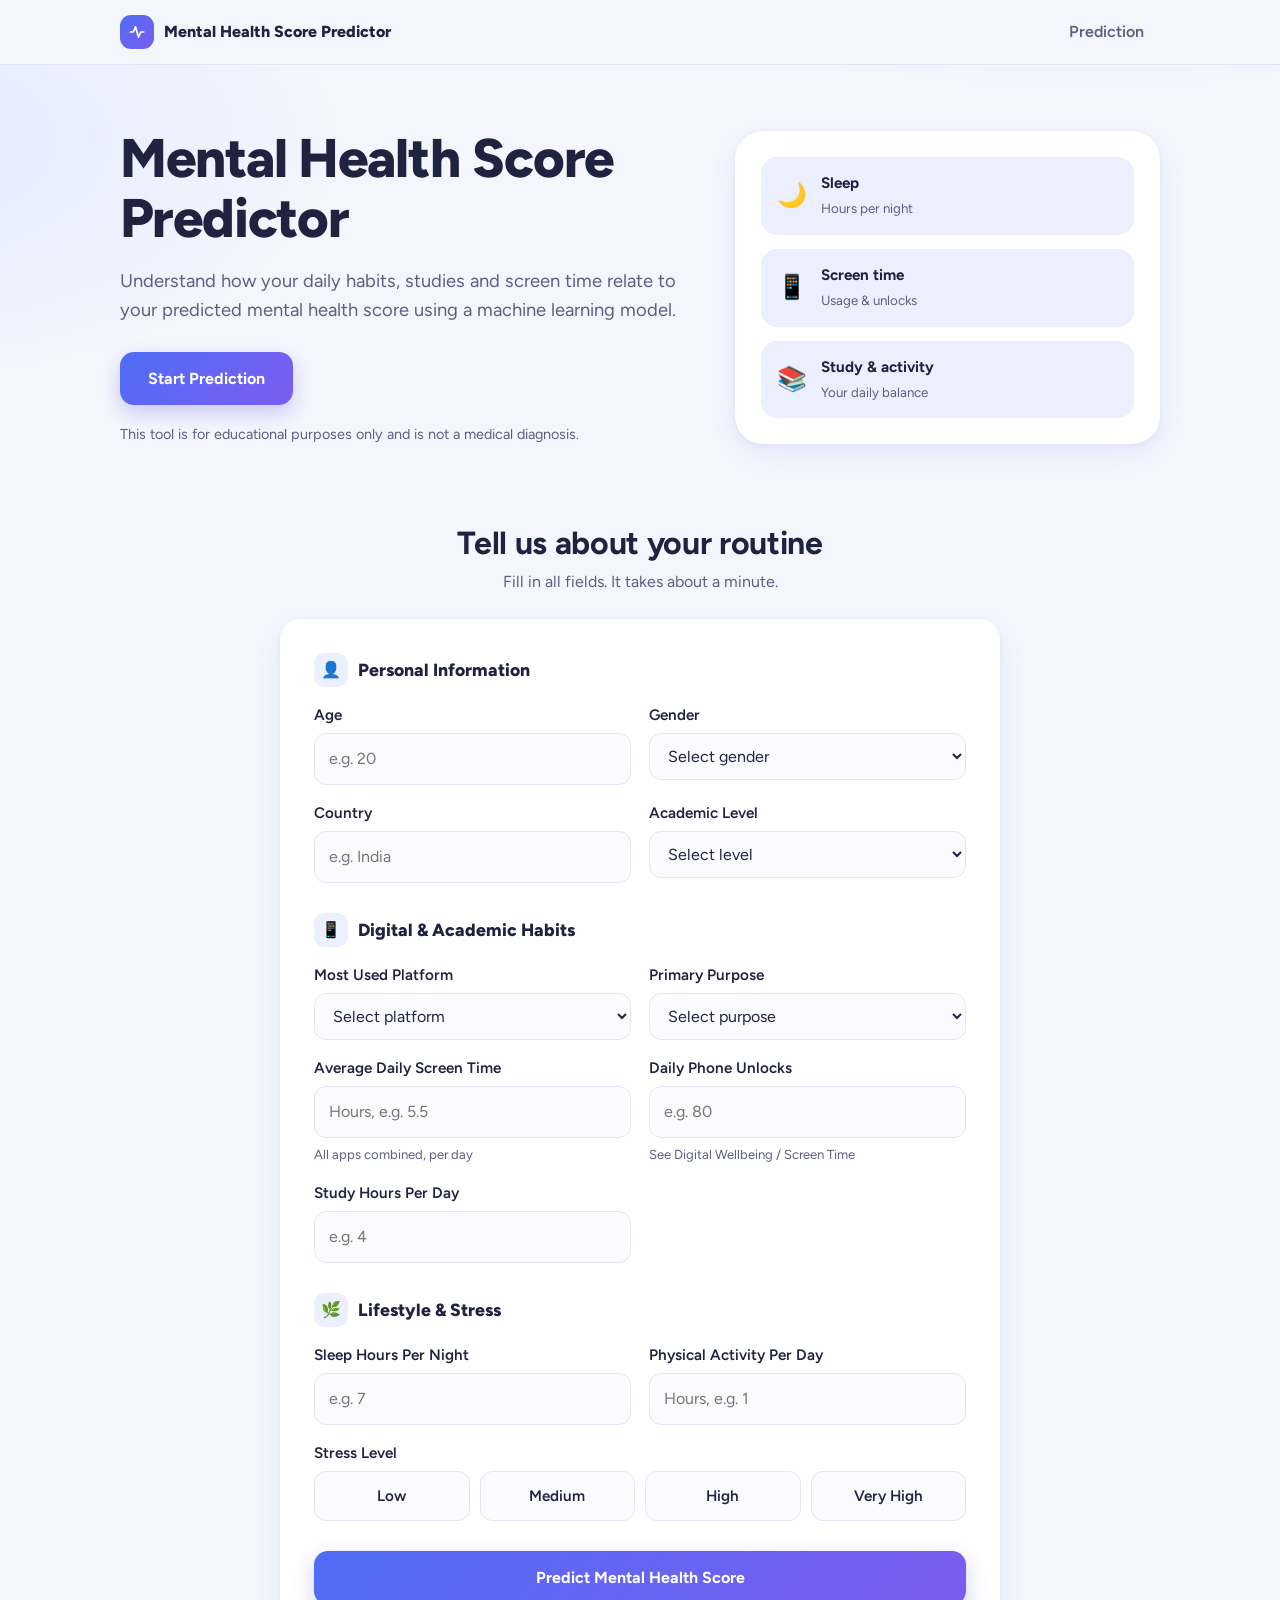
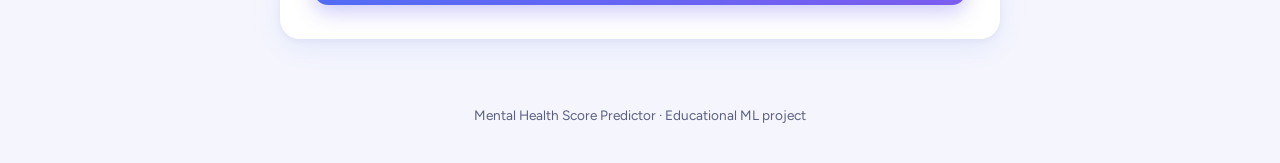
<file: index.html>
<!DOCTYPE html>
<html lang="en">
<head>
  <meta charset="UTF-8">
  <meta name="viewport" content="width=device-width, initial-scale=1">
  <title>Mental Health Score Predictor</title>
  <link rel="preconnect" href="https://fonts.googleapis.com">
  <link href="https://fonts.googleapis.com/css2?family=Figtree:wght@400;500;600;700;800&display=swap" rel="stylesheet">
  <link rel="stylesheet" href="style.css">
</head>
<body>

  <header class="navbar">
    <div class="container nav-inner">
      <a class="brand" href="#top">
        <span class="logo" aria-hidden="true">
          <svg width="18" height="18" viewBox="0 0 24 24" fill="none" stroke="currentColor" stroke-width="2.2" stroke-linecap="round" stroke-linejoin="round"><path d="M3 12h4l3-7 4 14 3-7h4"/></svg>
        </span>
        <span class="brand-name">Mental Health Score Predictor</span>
      </a>
      <a class="nav-link" href="#predict">Prediction</a>
    </div>
  </header>

  <main id="top">

    <!-- HERO -->
    <section class="hero">
      <div class="container hero-inner">
        <div class="hero-text">
          <h1>Mental Health Score Predictor</h1>
          <p class="hero-sub">Understand how your daily habits, studies and screen time relate to your predicted mental health score using a machine learning model.</p>
          <a href="#predict" class="btn btn-primary" id="startBtn">Start Prediction</a>
          <p class="note">This tool is for educational purposes only and is not a medical diagnosis.</p>
        </div>
        <div class="hero-card" aria-hidden="true">
          <div class="mini"><span>🌙</span><div><b>Sleep</b><small>Hours per night</small></div></div>
          <div class="mini"><span>📱</span><div><b>Screen time</b><small>Usage &amp; unlocks</small></div></div>
          <div class="mini"><span>📚</span><div><b>Study &amp; activity</b><small>Your daily balance</small></div></div>
        </div>
      </div>
    </section>

    <!-- FORM -->
    <section class="section" id="predict">
      <div class="container narrow">
        <div class="section-head">
          <h2>Tell us about your routine</h2>
          <p>Fill in all fields. It takes about a minute.</p>
        </div>

        <form id="predictForm" class="card form-card" novalidate>
          <div id="formError" class="alert" role="alert" hidden></div>

          <fieldset>
            <legend><span class="legend-ico">👤</span>Personal Information</legend>
            <div class="grid">
              <div class="field">
                <label for="age">Age</label>
                <input type="number" id="age" name="age" placeholder="e.g. 20" min="13" max="60" step="1" inputmode="numeric">
                <span class="error-msg"></span>
              </div>
              <div class="field">
                <label for="gender">Gender</label>
                <select id="gender" name="gender">
                  <option value="">Select gender</option>
                  <option value="Female">Female</option>
                  <option value="Male">Male</option>
                  <option value="Other">Other</option>
                </select>
                <span class="error-msg"></span>
              </div>
              <div class="field">
                <label for="country">Country</label>
                <input type="text" id="country" name="country" list="countryList" placeholder="e.g. India" autocomplete="country-name">
                <datalist id="countryList">
                  <option value="India"><option value="USA"><option value="UK"><option value="Canada">
                  <option value="Australia"><option value="Germany"><option value="Pakistan"><option value="Bangladesh"><option value="Nepal">
                </datalist>
                <span class="error-msg"></span>
              </div>
              <div class="field">
                <label for="academic_level">Academic Level</label>
                <select id="academic_level" name="academic_level">
                  <option value="">Select level</option>
                  <option value="High School">High School</option>
                  <option value="Undergraduate">Undergraduate</option>
                  <option value="Graduate">Graduate</option>
                </select>
                <span class="error-msg"></span>
              </div>
            </div>
          </fieldset>

          <fieldset>
            <legend><span class="legend-ico">📱</span>Digital &amp; Academic Habits</legend>
            <div class="grid">
              <div class="field">
                <label for="most_used_platform">Most Used Platform</label>
                <select id="most_used_platform" name="most_used_platform">
                  <option value="">Select platform</option>
                  <option value="Instagram">Instagram</option>
                  <option value="YouTube">YouTube</option>
                  <option value="WhatsApp">WhatsApp</option>
                  <option value="Snapchat">Snapchat</option>
                  <option value="Facebook">Facebook</option>
                  <option value="Twitter">Twitter</option>
                  <option value="TikTok">TikTok</option>
                  <option value="LinkedIn">LinkedIn</option>
                  <option value="Other">Other</option>
                </select>
                <span class="error-msg"></span>
              </div>
              <div class="field">
                <label for="purpose_of_use">Primary Purpose</label>
                <select id="purpose_of_use" name="purpose_of_use">
                  <option value="">Select purpose</option>
                  <option value="Entertainment">Entertainment</option>
                  <option value="Social connection">Social connection</option>
                  <option value="Study / Learning">Study / Learning</option>
                  <option value="Messaging">Messaging</option>
                  <option value="News / Browsing">News / Browsing</option>
                  <option value="Other">Other</option>
                </select>
                <span class="error-msg"></span>
              </div>
              <div class="field">
                <label for="avg_daily_usage_hours">Average Daily Screen Time</label>
                <input type="number" id="avg_daily_usage_hours" name="avg_daily_usage_hours" placeholder="Hours, e.g. 5.5" min="0" max="24" step="0.1" inputmode="decimal">
                <span class="hint">All apps combined, per day</span>
                <span class="error-msg"></span>
              </div>
              <div class="field">
                <label for="daily_unlocks">Daily Phone Unlocks</label>
                <input type="number" id="daily_unlocks" name="daily_unlocks" placeholder="e.g. 80" min="0" max="500" step="1" inputmode="numeric">
                <span class="hint">See Digital Wellbeing / Screen Time</span>
                <span class="error-msg"></span>
              </div>
              <div class="field">
                <label for="study_hours">Study Hours Per Day</label>
                <input type="number" id="study_hours" name="study_hours" placeholder="e.g. 4" min="0" max="24" step="0.5" inputmode="decimal">
                <span class="error-msg"></span>
              </div>
            </div>
          </fieldset>

          <fieldset>
            <legend><span class="legend-ico">🌿</span>Lifestyle &amp; Stress</legend>
            <div class="grid">
              <div class="field">
                <label for="sleep_hours_per_night">Sleep Hours Per Night</label>
                <input type="number" id="sleep_hours_per_night" name="sleep_hours_per_night" placeholder="e.g. 7" min="0" max="24" step="0.5" inputmode="decimal">
                <span class="error-msg"></span>
              </div>
              <div class="field">
                <label for="physical_activity_hours">Physical Activity Per Day</label>
                <input type="number" id="physical_activity_hours" name="physical_activity_hours" placeholder="Hours, e.g. 1" min="0" max="24" step="0.25" inputmode="decimal">
                <span class="error-msg"></span>
              </div>
              <div class="field full" id="stressField">
                <span class="label" id="stressLabel">Stress Level</span>
                <div class="stress-group" role="radiogroup" aria-labelledby="stressLabel">
                  <input type="radio" id="stress1" name="stress_level" value="Low"><label for="stress1">Low</label>
                  <input type="radio" id="stress2" name="stress_level" value="Medium"><label for="stress2">Medium</label>
                  <input type="radio" id="stress3" name="stress_level" value="High"><label for="stress3">High</label>
                  <input type="radio" id="stress4" name="stress_level" value="Very High"><label for="stress4">Very High</label>
                </div>
                <span class="error-msg"></span>
              </div>
            </div>
          </fieldset>

          <button type="submit" class="btn btn-primary btn-block" id="submitBtn">
            <span class="spinner" aria-hidden="true"></span>
            <span class="btn-text">Predict Mental Health Score</span>
          </button>
        </form>
      </div>
    </section>

    <!-- RESULT (hidden until a prediction is received) -->
    <section class="section" id="resultSection" hidden>
      <div class="container narrow">
        <div class="card result-card">
          <h2 class="result-title">Your Predicted Mental Health Score</h2>

          <div class="gauge" role="img" aria-label="Score gauge">
            <svg viewBox="0 0 220 220">
              <defs>
                <linearGradient id="gaugeGrad" x1="0" y1="0" x2="1" y2="1">
                  <stop offset="0" stop-color="#4f6df5"/>
                  <stop offset="1" stop-color="#7c5cf0"/>
                </linearGradient>
              </defs>
              <circle class="gauge-track" cx="110" cy="110" r="95"/>
              <circle class="gauge-bar" id="gaugeBar" cx="110" cy="110" r="95"/>
            </svg>
            <div class="gauge-center">
              <strong id="scoreValue">–</strong>
              <span id="scoreMax">out of 10</span>
            </div>
          </div>

          <span class="badge" id="scoreBand"></span>
          <p class="interp" id="scoreText"></p>

          <div class="submitted">
            <h3>Information You Submitted</h3>
            <div class="chips" id="submittedChips"></div>
          </div>

          <p class="disclaimer">This tool is for educational purposes only and is not a medical diagnosis.</p>

          <button type="button" class="btn btn-secondary" id="againBtn">Predict Again</button>
        </div>
      </div>
    </section>

  </main>

  <footer class="footer">
    <div class="container">Mental Health Score Predictor · Educational ML project</div>
  </footer>

  <script src="script.js"></script>
</body>
</html>
</file>
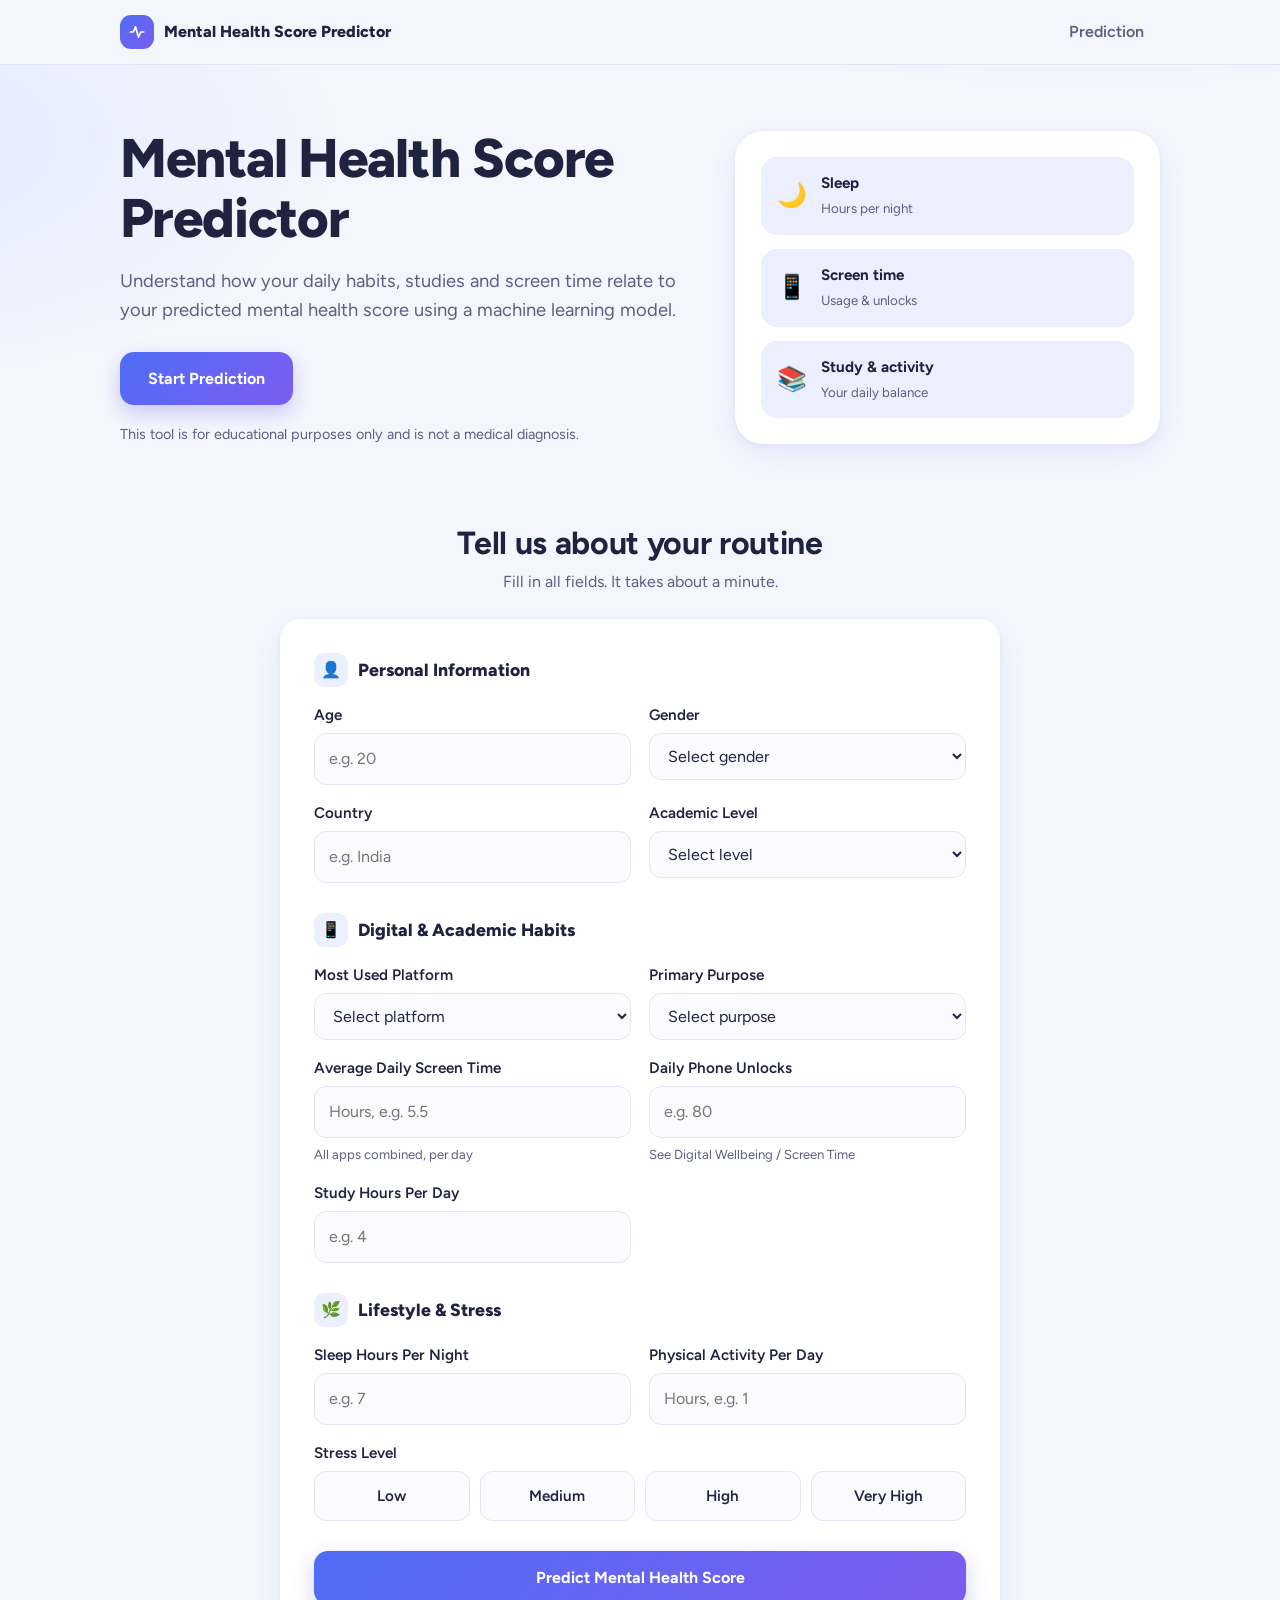
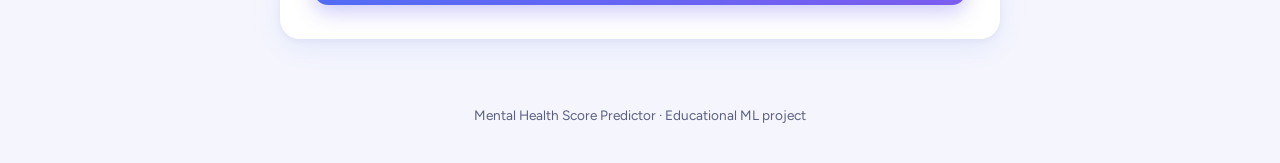
<file: Backend/index.html>
<!DOCTYPE html>
<html lang="en">
<head>
  <meta charset="UTF-8">
  <meta name="viewport" content="width=device-width, initial-scale=1">
  <title>Mental Health Score Predictor</title>
  <link rel="preconnect" href="https://fonts.googleapis.com">
  <link href="https://fonts.googleapis.com/css2?family=Figtree:wght@400;500;600;700;800&display=swap" rel="stylesheet">
  <link rel="stylesheet" href="style.css">
</head>
<body>

  <header class="navbar">
    <div class="container nav-inner">
      <a class="brand" href="#top">
        <span class="logo" aria-hidden="true">
          <svg width="18" height="18" viewBox="0 0 24 24" fill="none" stroke="currentColor" stroke-width="2.2" stroke-linecap="round" stroke-linejoin="round"><path d="M3 12h4l3-7 4 14 3-7h4"/></svg>
        </span>
        <span class="brand-name">Mental Health Score Predictor</span>
      </a>
      <a class="nav-link" href="#predict">Prediction</a>
    </div>
  </header>

  <main id="top">

    <!-- HERO -->
    <section class="hero">
      <div class="container hero-inner">
        <div class="hero-text">
          <h1>Mental Health Score Predictor</h1>
          <p class="hero-sub">Understand how your daily habits, studies and screen time relate to your predicted mental health score using a machine learning model.</p>
          <a href="#predict" class="btn btn-primary" id="startBtn">Start Prediction</a>
          <p class="note">This tool is for educational purposes only and is not a medical diagnosis.</p>
        </div>
        <div class="hero-card" aria-hidden="true">
          <div class="mini"><span>🌙</span><div><b>Sleep</b><small>Hours per night</small></div></div>
          <div class="mini"><span>📱</span><div><b>Screen time</b><small>Usage &amp; unlocks</small></div></div>
          <div class="mini"><span>📚</span><div><b>Study &amp; activity</b><small>Your daily balance</small></div></div>
        </div>
      </div>
    </section>

    <!-- FORM -->
    <section class="section" id="predict">
      <div class="container narrow">
        <div class="section-head">
          <h2>Tell us about your routine</h2>
          <p>Fill in all fields. It takes about a minute.</p>
        </div>

        <form id="predictForm" class="card form-card" novalidate>
          <div id="formError" class="alert" role="alert" hidden></div>

          <fieldset>
            <legend><span class="legend-ico">👤</span>Personal Information</legend>
            <div class="grid">
              <div class="field">
                <label for="age">Age</label>
                <input type="number" id="age" name="age" placeholder="e.g. 20" min="13" max="60" step="1" inputmode="numeric">
                <span class="error-msg"></span>
              </div>
              <div class="field">
                <label for="gender">Gender</label>
                <select id="gender" name="gender">
                  <option value="">Select gender</option>
                  <option value="Female">Female</option>
                  <option value="Male">Male</option>
                  <option value="Other">Other</option>
                </select>
                <span class="error-msg"></span>
              </div>
              <div class="field">
                <label for="country">Country</label>
                <input type="text" id="country" name="country" list="countryList" placeholder="e.g. India" autocomplete="country-name">
                <datalist id="countryList">
                  <option value="India"><option value="USA"><option value="UK"><option value="Canada">
                  <option value="Australia"><option value="Germany"><option value="Pakistan"><option value="Bangladesh"><option value="Nepal">
                </datalist>
                <span class="error-msg"></span>
              </div>
              <div class="field">
                <label for="academic_level">Academic Level</label>
                <select id="academic_level" name="academic_level">
                  <option value="">Select level</option>
                  <option value="High School">High School</option>
                  <option value="Undergraduate">Undergraduate</option>
                  <option value="Graduate">Graduate</option>
                </select>
                <span class="error-msg"></span>
              </div>
            </div>
          </fieldset>

          <fieldset>
            <legend><span class="legend-ico">📱</span>Digital &amp; Academic Habits</legend>
            <div class="grid">
              <div class="field">
                <label for="most_used_platform">Most Used Platform</label>
                <select id="most_used_platform" name="most_used_platform">
                  <option value="">Select platform</option>
                  <option value="Instagram">Instagram</option>
                  <option value="YouTube">YouTube</option>
                  <option value="WhatsApp">WhatsApp</option>
                  <option value="Snapchat">Snapchat</option>
                  <option value="Facebook">Facebook</option>
                  <option value="Twitter">Twitter</option>
                  <option value="TikTok">TikTok</option>
                  <option value="LinkedIn">LinkedIn</option>
                  <option value="Other">Other</option>
                </select>
                <span class="error-msg"></span>
              </div>
              <div class="field">
                <label for="primary_purpose">Primary Purpose</label>
                <select id="primary_purpose" name="primary_purpose">
                  <option value="">Select purpose</option>
                  <option value="Entertainment">Entertainment</option>
                  <option value="Social connection">Social connection</option>
                  <option value="Study / Learning">Study / Learning</option>
                  <option value="Messaging">Messaging</option>
                  <option value="News / Browsing">News / Browsing</option>
                  <option value="Other">Other</option>
                </select>
                <span class="error-msg"></span>
              </div>
              <div class="field">
                <label for="screen_time_hours">Average Daily Screen Time</label>
                <input type="number" id="screen_time_hours" name="screen_time_hours" placeholder="Hours, e.g. 5.5" min="0" max="24" step="0.1" inputmode="decimal">
                <span class="hint">All apps combined, per day</span>
                <span class="error-msg"></span>
              </div>
              <div class="field">
                <label for="phone_unlocks">Daily Phone Unlocks</label>
                <input type="number" id="phone_unlocks" name="phone_unlocks" placeholder="e.g. 80" min="0" max="500" step="1" inputmode="numeric">
                <span class="hint">See Digital Wellbeing / Screen Time</span>
                <span class="error-msg"></span>
              </div>
              <div class="field">
                <label for="study_hours">Study Hours Per Day</label>
                <input type="number" id="study_hours" name="study_hours" placeholder="e.g. 4" min="0" max="24" step="0.5" inputmode="decimal">
                <span class="error-msg"></span>
              </div>
            </div>
          </fieldset>

          <fieldset>
            <legend><span class="legend-ico">🌿</span>Lifestyle &amp; Stress</legend>
            <div class="grid">
              <div class="field">
                <label for="sleep_hours">Sleep Hours Per Night</label>
                <input type="number" id="sleep_hours" name="sleep_hours" placeholder="e.g. 7" min="0" max="24" step="0.5" inputmode="decimal">
                <span class="error-msg"></span>
              </div>
              <div class="field">
                <label for="physical_activity_hours">Physical Activity Per Day</label>
                <input type="number" id="physical_activity_hours" name="physical_activity_hours" placeholder="Hours, e.g. 1" min="0" max="24" step="0.25" inputmode="decimal">
                <span class="error-msg"></span>
              </div>
              <div class="field full" id="stressField">
                <span class="label" id="stressLabel">Stress Level</span>
                <div class="stress-group" role="radiogroup" aria-labelledby="stressLabel">
                  <input type="radio" id="stress1" name="stress_level" value="Low"><label for="stress1">Low</label>
                  <input type="radio" id="stress2" name="stress_level" value="Medium"><label for="stress2">Medium</label>
                  <input type="radio" id="stress3" name="stress_level" value="High"><label for="stress3">High</label>
                  <input type="radio" id="stress4" name="stress_level" value="Very High"><label for="stress4">Very High</label>
                </div>
                <span class="error-msg"></span>
              </div>
            </div>
          </fieldset>

          <button type="submit" class="btn btn-primary btn-block" id="submitBtn">
            <span class="spinner" aria-hidden="true"></span>
            <span class="btn-text">Predict Mental Health Score</span>
          </button>
        </form>
      </div>
    </section>

    <!-- RESULT (hidden until a prediction is received) -->
    <section class="section" id="resultSection" hidden>
      <div class="container narrow">
        <div class="card result-card">
          <h2 class="result-title">Your Predicted Mental Health Score</h2>

          <div class="gauge" role="img" aria-label="Score gauge">
            <svg viewBox="0 0 220 220">
              <defs>
                <linearGradient id="gaugeGrad" x1="0" y1="0" x2="1" y2="1">
                  <stop offset="0" stop-color="#4f6df5"/>
                  <stop offset="1" stop-color="#7c5cf0"/>
                </linearGradient>
              </defs>
              <circle class="gauge-track" cx="110" cy="110" r="95"/>
              <circle class="gauge-bar" id="gaugeBar" cx="110" cy="110" r="95"/>
            </svg>
            <div class="gauge-center">
              <strong id="scoreValue">–</strong>
              <span id="scoreMax">out of 10</span>
            </div>
          </div>

          <span class="badge" id="scoreBand"></span>
          <p class="interp" id="scoreText"></p>

          <div class="submitted">
            <h3>Information You Submitted</h3>
            <div class="chips" id="submittedChips"></div>
          </div>

          <p class="disclaimer">This tool is for educational purposes only and is not a medical diagnosis.</p>

          <button type="button" class="btn btn-secondary" id="againBtn">Predict Again</button>
        </div>
      </div>
    </section>

  </main>

  <footer class="footer">
    <div class="container">Mental Health Score Predictor · Educational ML project</div>
  </footer>

  <script src="script.js"></script>
</body>
</html>
</file>
<file: style.css>
:root {
  --bg: #f5f6fd;
  --card: #ffffff;
  --ink: #1f2340;
  --muted: #5b6082;
  --line: #e2e5f5;
  --blue: #4f6df5;
  --violet: #7c5cf0;
  --soft: #eceffe;
  --danger: #c8324a;
  --shadow: 0 10px 30px rgba(79, 109, 245, 0.10), 0 2px 6px rgba(31, 35, 64, 0.05);
  --radius: 20px;
}

* { box-sizing: border-box; margin: 0; }
html { scroll-behavior: smooth; scroll-padding-top: 80px; }

body {
  font-family: "Figtree", system-ui, -apple-system, "Segoe UI", sans-serif;
  background: var(--bg);
  background-image:
    radial-gradient(900px 400px at 85% -10%, #e3e1ff 0, transparent 70%),
    radial-gradient(700px 360px at -10% 8%, #dfeaff 0, transparent 70%);
  background-repeat: no-repeat;
  color: var(--ink);
  line-height: 1.6;
  font-size: 16px;
}

[hidden] { display: none !important; }
:focus-visible { outline: 3px solid var(--violet); outline-offset: 2px; }

.container { max-width: 1080px; margin: 0 auto; padding: 0 20px; }
.container.narrow { max-width: 760px; }

/* ---------- Navbar ---------- */
.navbar {
  position: sticky; top: 0; z-index: 10;
  background: rgba(245, 246, 253, 0.88);
  backdrop-filter: blur(10px);
  border-bottom: 1px solid var(--line);
}
.nav-inner { display: flex; align-items: center; justify-content: space-between; height: 64px; }
.brand { display: flex; align-items: center; gap: 10px; text-decoration: none; color: var(--ink); font-weight: 800; }
.logo {
  width: 34px; height: 34px; border-radius: 11px; color: #fff;
  background: linear-gradient(135deg, var(--blue), var(--violet));
  display: grid; place-items: center; flex: none;
}
.nav-link {
  text-decoration: none; color: var(--muted); font-weight: 600;
  padding: 8px 16px; border-radius: 999px; transition: background 0.2s, color 0.2s;
}
.nav-link:hover { background: var(--soft); color: var(--ink); }

/* ---------- Buttons ---------- */
.btn {
  display: inline-flex; align-items: center; justify-content: center; gap: 10px;
  font: inherit; font-weight: 700; text-decoration: none; cursor: pointer;
  border: 0; border-radius: 14px; padding: 14px 28px;
  transition: transform 0.2s, box-shadow 0.2s, border-color 0.2s, color 0.2s;
}
.btn-primary {
  color: #fff;
  background: linear-gradient(135deg, var(--blue), var(--violet));
  box-shadow: 0 8px 20px rgba(98, 92, 240, 0.30);
}
.btn-primary:hover { transform: translateY(-2px); box-shadow: 0 12px 26px rgba(98, 92, 240, 0.38); }
.btn-secondary { background: #fff; color: var(--ink); border: 1.5px solid var(--line); }
.btn-secondary:hover { border-color: var(--blue); color: var(--blue); }
.btn-block { width: 100%; }
.btn:disabled { opacity: 0.75; cursor: wait; transform: none; }

.spinner {
  display: none; width: 18px; height: 18px; border-radius: 50%;
  border: 3px solid rgba(255, 255, 255, 0.4); border-top-color: #fff;
  animation: spin 0.7s linear infinite;
}
.btn.loading .spinner { display: inline-block; }
@keyframes spin { to { transform: rotate(360deg); } }

/* ---------- Hero ---------- */
.hero { padding: 64px 0 40px; }
.hero-inner { display: grid; grid-template-columns: 1.15fr 0.85fr; gap: 40px; align-items: center; }
h1 { font-size: clamp(2.1rem, 5vw, 3.4rem); line-height: 1.1; letter-spacing: -0.02em; font-weight: 800; }
.hero-sub { font-size: 1.15rem; color: var(--muted); margin: 18px 0 26px; max-width: 32em; }
.note { margin-top: 18px; font-size: 0.9rem; color: var(--muted); }
.hero-card {
  background: var(--card); border-radius: 28px; box-shadow: var(--shadow);
  padding: 26px; display: grid; gap: 14px;
}
.mini { display: flex; align-items: center; gap: 14px; padding: 14px 16px; border-radius: 16px; background: var(--soft); }
.mini span { font-size: 1.5rem; }
.mini b { display: block; font-size: 0.95rem; }
.mini small { color: var(--muted); }

/* ---------- Sections & cards ---------- */
.section { padding: 32px 0 56px; }
.section-head { text-align: center; margin-bottom: 24px; }
.section-head h2 { font-size: 2rem; letter-spacing: -0.01em; }
.section-head p { color: var(--muted); }
.card { background: var(--card); border-radius: var(--radius); box-shadow: var(--shadow); }
.form-card { padding: 34px; }

/* ---------- Form ---------- */
fieldset { border: 0; padding: 0; margin: 0 0 30px; min-width: 0; }
legend { display: flex; align-items: center; gap: 10px; font-weight: 800; font-size: 1.1rem; margin-bottom: 16px; padding: 0; }
.legend-ico {
  width: 34px; height: 34px; border-radius: 11px; background: var(--soft);
  display: grid; place-items: center; font-size: 1rem;
}
.grid { display: grid; grid-template-columns: 1fr 1fr; gap: 16px 18px; }
.field { display: flex; flex-direction: column; gap: 6px; }
.field.full { grid-column: 1 / -1; }
label, .label { font-weight: 600; font-size: 0.95rem; }
.hint { font-size: 0.82rem; color: var(--muted); }

input[type="number"], input[type="text"], select {
  width: 100%; font: inherit; color: var(--ink);
  background: #fbfbff; border: 1.5px solid var(--line);
  border-radius: 12px; padding: 12px 14px;
  transition: border-color 0.2s, box-shadow 0.2s, background 0.2s;
}
input:hover, select:hover { border-color: #b9c2f3; }
input:focus, select:focus {
  outline: none; border-color: var(--violet); background: #fff;
  box-shadow: 0 0 0 4px rgba(124, 92, 240, 0.15);
}
.error-msg { display: none; color: var(--danger); font-size: 0.85rem; font-weight: 600; }
.field.invalid .error-msg { display: block; }
.field.invalid input, .field.invalid select { border-color: var(--danger); background: #fff7f8; }

.stress-group { display: grid; grid-template-columns: repeat(4, 1fr); gap: 10px; }
.stress-group input { position: absolute; opacity: 0; width: 1px; height: 1px; }
.stress-group label {
  display: block; text-align: center; padding: 12px 6px; cursor: pointer;
  border: 1.5px solid var(--line); border-radius: 12px; background: #fbfbff;
  transition: border-color 0.2s, background 0.2s, color 0.2s;
}
.stress-group label:hover { border-color: var(--blue); }
.stress-group input:checked + label { background: var(--ink); border-color: var(--ink); color: #fff; }
.stress-group input:focus-visible + label { outline: 3px solid var(--violet); outline-offset: 2px; }
.field.invalid .stress-group label { border-color: var(--danger); }

.alert {
  background: #fff1f3; border: 1px solid #f4c4cc; color: #8d2236;
  border-radius: 12px; padding: 12px 14px; margin-bottom: 20px; font-size: 0.95rem;
}

/* ---------- Result ---------- */
.result-card {
  padding: 40px 34px; text-align: center;
  border: 2px solid transparent;
  background:
    linear-gradient(#fff, #fff) padding-box,
    linear-gradient(135deg, var(--blue), var(--violet)) border-box;
  box-shadow: 0 20px 50px rgba(98, 92, 240, 0.18);
}
.result-title { font-size: 1.2rem; color: var(--muted); font-weight: 600; }
.gauge { position: relative; width: 240px; height: 240px; margin: 22px auto 10px; }
.gauge svg { width: 100%; height: 100%; transform: rotate(-90deg); }
.gauge circle { fill: none; stroke-width: 16; stroke-linecap: round; }
.gauge-track { stroke: var(--soft); }
.gauge-bar { stroke: url(#gaugeGrad); stroke-dasharray: 597; stroke-dashoffset: 597; transition: stroke-dashoffset 1s ease; }
.gauge-center { position: absolute; inset: 0; display: flex; flex-direction: column; align-items: center; justify-content: center; }
.gauge-center strong { font-size: 3.6rem; line-height: 1; font-weight: 800; letter-spacing: -0.03em; }
.gauge-center span { color: var(--muted); font-weight: 600; }
.badge { display: inline-block; margin: 8px 0 10px; padding: 6px 16px; border-radius: 999px; background: var(--soft); color: #4033b8; font-weight: 700; }
.interp { max-width: 34em; margin: 0 auto; color: var(--muted); }

.submitted { margin-top: 30px; text-align: left; }
.submitted h3 { font-size: 1.1rem; margin-bottom: 14px; }
.chips { display: grid; grid-template-columns: repeat(auto-fill, minmax(150px, 1fr)); gap: 12px; }
.chip { background: var(--bg); border: 1px solid var(--line); border-radius: 14px; padding: 12px 14px; transition: transform 0.2s, box-shadow 0.2s; }
.chip:hover { transform: translateY(-2px); box-shadow: var(--shadow); }
.chip small { display: block; color: var(--muted); font-size: 0.8rem; }
.chip b { font-size: 1rem; word-break: break-word; }
.disclaimer { margin: 26px 0 20px; font-size: 0.88rem; color: var(--muted); }

.footer { text-align: center; color: var(--muted); font-size: 0.85rem; padding: 10px 0 36px; }

/* ---------- Responsive ---------- */
@media (max-width: 820px) {
  .hero { padding-top: 40px; }
  .hero-inner { grid-template-columns: 1fr; }
}
@media (max-width: 560px) {
  .grid { grid-template-columns: 1fr; }
  .stress-group { grid-template-columns: 1fr 1fr; }
  .form-card, .result-card { padding: 22px; }
  .brand-name { font-size: 0.9rem; }
  .gauge { width: 200px; height: 200px; }
  .gauge-center strong { font-size: 3rem; }
}
@media (prefers-reduced-motion: reduce) {
  * { transition: none !important; animation-duration: 0.01ms !important; }
  html { scroll-behavior: auto; }
}
</file>
<file: Backend/style.css>
:root {
  --bg: #f5f6fd;
  --card: #ffffff;
  --ink: #1f2340;
  --muted: #5b6082;
  --line: #e2e5f5;
  --blue: #4f6df5;
  --violet: #7c5cf0;
  --soft: #eceffe;
  --danger: #c8324a;
  --shadow: 0 10px 30px rgba(79, 109, 245, 0.10), 0 2px 6px rgba(31, 35, 64, 0.05);
  --radius: 20px;
}

* { box-sizing: border-box; margin: 0; }
html { scroll-behavior: smooth; scroll-padding-top: 80px; }

body {
  font-family: "Figtree", system-ui, -apple-system, "Segoe UI", sans-serif;
  background: var(--bg);
  background-image:
    radial-gradient(900px 400px at 85% -10%, #e3e1ff 0, transparent 70%),
    radial-gradient(700px 360px at -10% 8%, #dfeaff 0, transparent 70%);
  background-repeat: no-repeat;
  color: var(--ink);
  line-height: 1.6;
  font-size: 16px;
}

[hidden] { display: none !important; }
:focus-visible { outline: 3px solid var(--violet); outline-offset: 2px; }

.container { max-width: 1080px; margin: 0 auto; padding: 0 20px; }
.container.narrow { max-width: 760px; }

/* ---------- Navbar ---------- */
.navbar {
  position: sticky; top: 0; z-index: 10;
  background: rgba(245, 246, 253, 0.88);
  backdrop-filter: blur(10px);
  border-bottom: 1px solid var(--line);
}
.nav-inner { display: flex; align-items: center; justify-content: space-between; height: 64px; }
.brand { display: flex; align-items: center; gap: 10px; text-decoration: none; color: var(--ink); font-weight: 800; }
.logo {
  width: 34px; height: 34px; border-radius: 11px; color: #fff;
  background: linear-gradient(135deg, var(--blue), var(--violet));
  display: grid; place-items: center; flex: none;
}
.nav-link {
  text-decoration: none; color: var(--muted); font-weight: 600;
  padding: 8px 16px; border-radius: 999px; transition: background 0.2s, color 0.2s;
}
.nav-link:hover { background: var(--soft); color: var(--ink); }

/* ---------- Buttons ---------- */
.btn {
  display: inline-flex; align-items: center; justify-content: center; gap: 10px;
  font: inherit; font-weight: 700; text-decoration: none; cursor: pointer;
  border: 0; border-radius: 14px; padding: 14px 28px;
  transition: transform 0.2s, box-shadow 0.2s, border-color 0.2s, color 0.2s;
}
.btn-primary {
  color: #fff;
  background: linear-gradient(135deg, var(--blue), var(--violet));
  box-shadow: 0 8px 20px rgba(98, 92, 240, 0.30);
}
.btn-primary:hover { transform: translateY(-2px); box-shadow: 0 12px 26px rgba(98, 92, 240, 0.38); }
.btn-secondary { background: #fff; color: var(--ink); border: 1.5px solid var(--line); }
.btn-secondary:hover { border-color: var(--blue); color: var(--blue); }
.btn-block { width: 100%; }
.btn:disabled { opacity: 0.75; cursor: wait; transform: none; }

.spinner {
  display: none; width: 18px; height: 18px; border-radius: 50%;
  border: 3px solid rgba(255, 255, 255, 0.4); border-top-color: #fff;
  animation: spin 0.7s linear infinite;
}
.btn.loading .spinner { display: inline-block; }
@keyframes spin { to { transform: rotate(360deg); } }

/* ---------- Hero ---------- */
.hero { padding: 64px 0 40px; }
.hero-inner { display: grid; grid-template-columns: 1.15fr 0.85fr; gap: 40px; align-items: center; }
h1 { font-size: clamp(2.1rem, 5vw, 3.4rem); line-height: 1.1; letter-spacing: -0.02em; font-weight: 800; }
.hero-sub { font-size: 1.15rem; color: var(--muted); margin: 18px 0 26px; max-width: 32em; }
.note { margin-top: 18px; font-size: 0.9rem; color: var(--muted); }
.hero-card {
  background: var(--card); border-radius: 28px; box-shadow: var(--shadow);
  padding: 26px; display: grid; gap: 14px;
}
.mini { display: flex; align-items: center; gap: 14px; padding: 14px 16px; border-radius: 16px; background: var(--soft); }
.mini span { font-size: 1.5rem; }
.mini b { display: block; font-size: 0.95rem; }
.mini small { color: var(--muted); }

/* ---------- Sections & cards ---------- */
.section { padding: 32px 0 56px; }
.section-head { text-align: center; margin-bottom: 24px; }
.section-head h2 { font-size: 2rem; letter-spacing: -0.01em; }
.section-head p { color: var(--muted); }
.card { background: var(--card); border-radius: var(--radius); box-shadow: var(--shadow); }
.form-card { padding: 34px; }

/* ---------- Form ---------- */
fieldset { border: 0; padding: 0; margin: 0 0 30px; min-width: 0; }
legend { display: flex; align-items: center; gap: 10px; font-weight: 800; font-size: 1.1rem; margin-bottom: 16px; padding: 0; }
.legend-ico {
  width: 34px; height: 34px; border-radius: 11px; background: var(--soft);
  display: grid; place-items: center; font-size: 1rem;
}
.grid { display: grid; grid-template-columns: 1fr 1fr; gap: 16px 18px; }
.field { display: flex; flex-direction: column; gap: 6px; }
.field.full { grid-column: 1 / -1; }
label, .label { font-weight: 600; font-size: 0.95rem; }
.hint { font-size: 0.82rem; color: var(--muted); }

input[type="number"], input[type="text"], select {
  width: 100%; font: inherit; color: var(--ink);
  background: #fbfbff; border: 1.5px solid var(--line);
  border-radius: 12px; padding: 12px 14px;
  transition: border-color 0.2s, box-shadow 0.2s, background 0.2s;
}
input:hover, select:hover { border-color: #b9c2f3; }
input:focus, select:focus {
  outline: none; border-color: var(--violet); background: #fff;
  box-shadow: 0 0 0 4px rgba(124, 92, 240, 0.15);
}
.error-msg { display: none; color: var(--danger); font-size: 0.85rem; font-weight: 600; }
.field.invalid .error-msg { display: block; }
.field.invalid input, .field.invalid select { border-color: var(--danger); background: #fff7f8; }

.stress-group { display: grid; grid-template-columns: repeat(4, 1fr); gap: 10px; }
.stress-group input { position: absolute; opacity: 0; width: 1px; height: 1px; }
.stress-group label {
  display: block; text-align: center; padding: 12px 6px; cursor: pointer;
  border: 1.5px solid var(--line); border-radius: 12px; background: #fbfbff;
  transition: border-color 0.2s, background 0.2s, color 0.2s;
}
.stress-group label:hover { border-color: var(--blue); }
.stress-group input:checked + label { background: var(--ink); border-color: var(--ink); color: #fff; }
.stress-group input:focus-visible + label { outline: 3px solid var(--violet); outline-offset: 2px; }
.field.invalid .stress-group label { border-color: var(--danger); }

.alert {
  background: #fff1f3; border: 1px solid #f4c4cc; color: #8d2236;
  border-radius: 12px; padding: 12px 14px; margin-bottom: 20px; font-size: 0.95rem;
}

/* ---------- Result ---------- */
.result-card {
  padding: 40px 34px; text-align: center;
  border: 2px solid transparent;
  background:
    linear-gradient(#fff, #fff) padding-box,
    linear-gradient(135deg, var(--blue), var(--violet)) border-box;
  box-shadow: 0 20px 50px rgba(98, 92, 240, 0.18);
}
.result-title { font-size: 1.2rem; color: var(--muted); font-weight: 600; }
.gauge { position: relative; width: 240px; height: 240px; margin: 22px auto 10px; }
.gauge svg { width: 100%; height: 100%; transform: rotate(-90deg); }
.gauge circle { fill: none; stroke-width: 16; stroke-linecap: round; }
.gauge-track { stroke: var(--soft); }
.gauge-bar { stroke: url(#gaugeGrad); stroke-dasharray: 597; stroke-dashoffset: 597; transition: stroke-dashoffset 1s ease; }
.gauge-center { position: absolute; inset: 0; display: flex; flex-direction: column; align-items: center; justify-content: center; }
.gauge-center strong { font-size: 3.6rem; line-height: 1; font-weight: 800; letter-spacing: -0.03em; }
.gauge-center span { color: var(--muted); font-weight: 600; }
.badge { display: inline-block; margin: 8px 0 10px; padding: 6px 16px; border-radius: 999px; background: var(--soft); color: #4033b8; font-weight: 700; }
.interp { max-width: 34em; margin: 0 auto; color: var(--muted); }

.submitted { margin-top: 30px; text-align: left; }
.submitted h3 { font-size: 1.1rem; margin-bottom: 14px; }
.chips { display: grid; grid-template-columns: repeat(auto-fill, minmax(150px, 1fr)); gap: 12px; }
.chip { background: var(--bg); border: 1px solid var(--line); border-radius: 14px; padding: 12px 14px; transition: transform 0.2s, box-shadow 0.2s; }
.chip:hover { transform: translateY(-2px); box-shadow: var(--shadow); }
.chip small { display: block; color: var(--muted); font-size: 0.8rem; }
.chip b { font-size: 1rem; word-break: break-word; }
.disclaimer { margin: 26px 0 20px; font-size: 0.88rem; color: var(--muted); }

.footer { text-align: center; color: var(--muted); font-size: 0.85rem; padding: 10px 0 36px; }

/* ---------- Responsive ---------- */
@media (max-width: 820px) {
  .hero { padding-top: 40px; }
  .hero-inner { grid-template-columns: 1fr; }
}
@media (max-width: 560px) {
  .grid { grid-template-columns: 1fr; }
  .stress-group { grid-template-columns: 1fr 1fr; }
  .form-card, .result-card { padding: 22px; }
  .brand-name { font-size: 0.9rem; }
  .gauge { width: 200px; height: 200px; }
  .gauge-center strong { font-size: 3rem; }
}
@media (prefers-reduced-motion: reduce) {
  * { transition: none !important; animation-duration: 0.01ms !important; }
  html { scroll-behavior: auto; }
}
</file>
